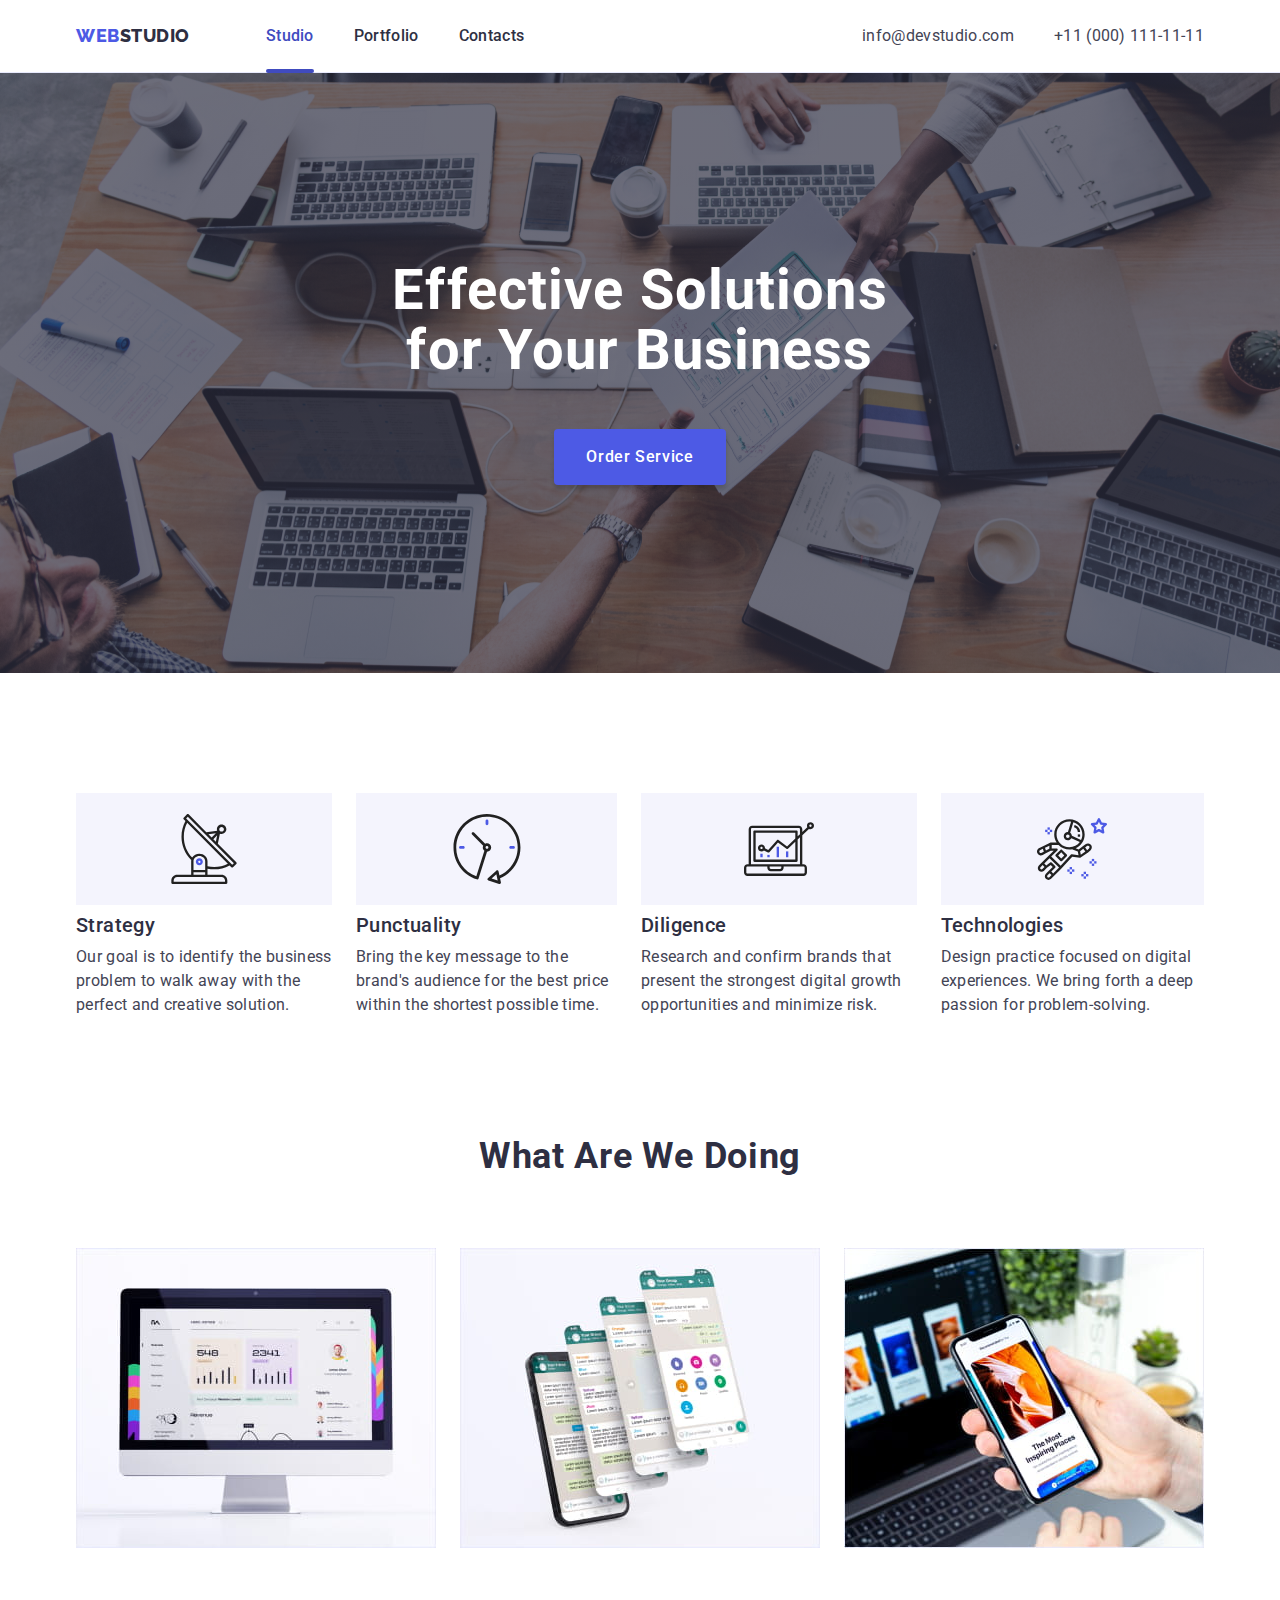
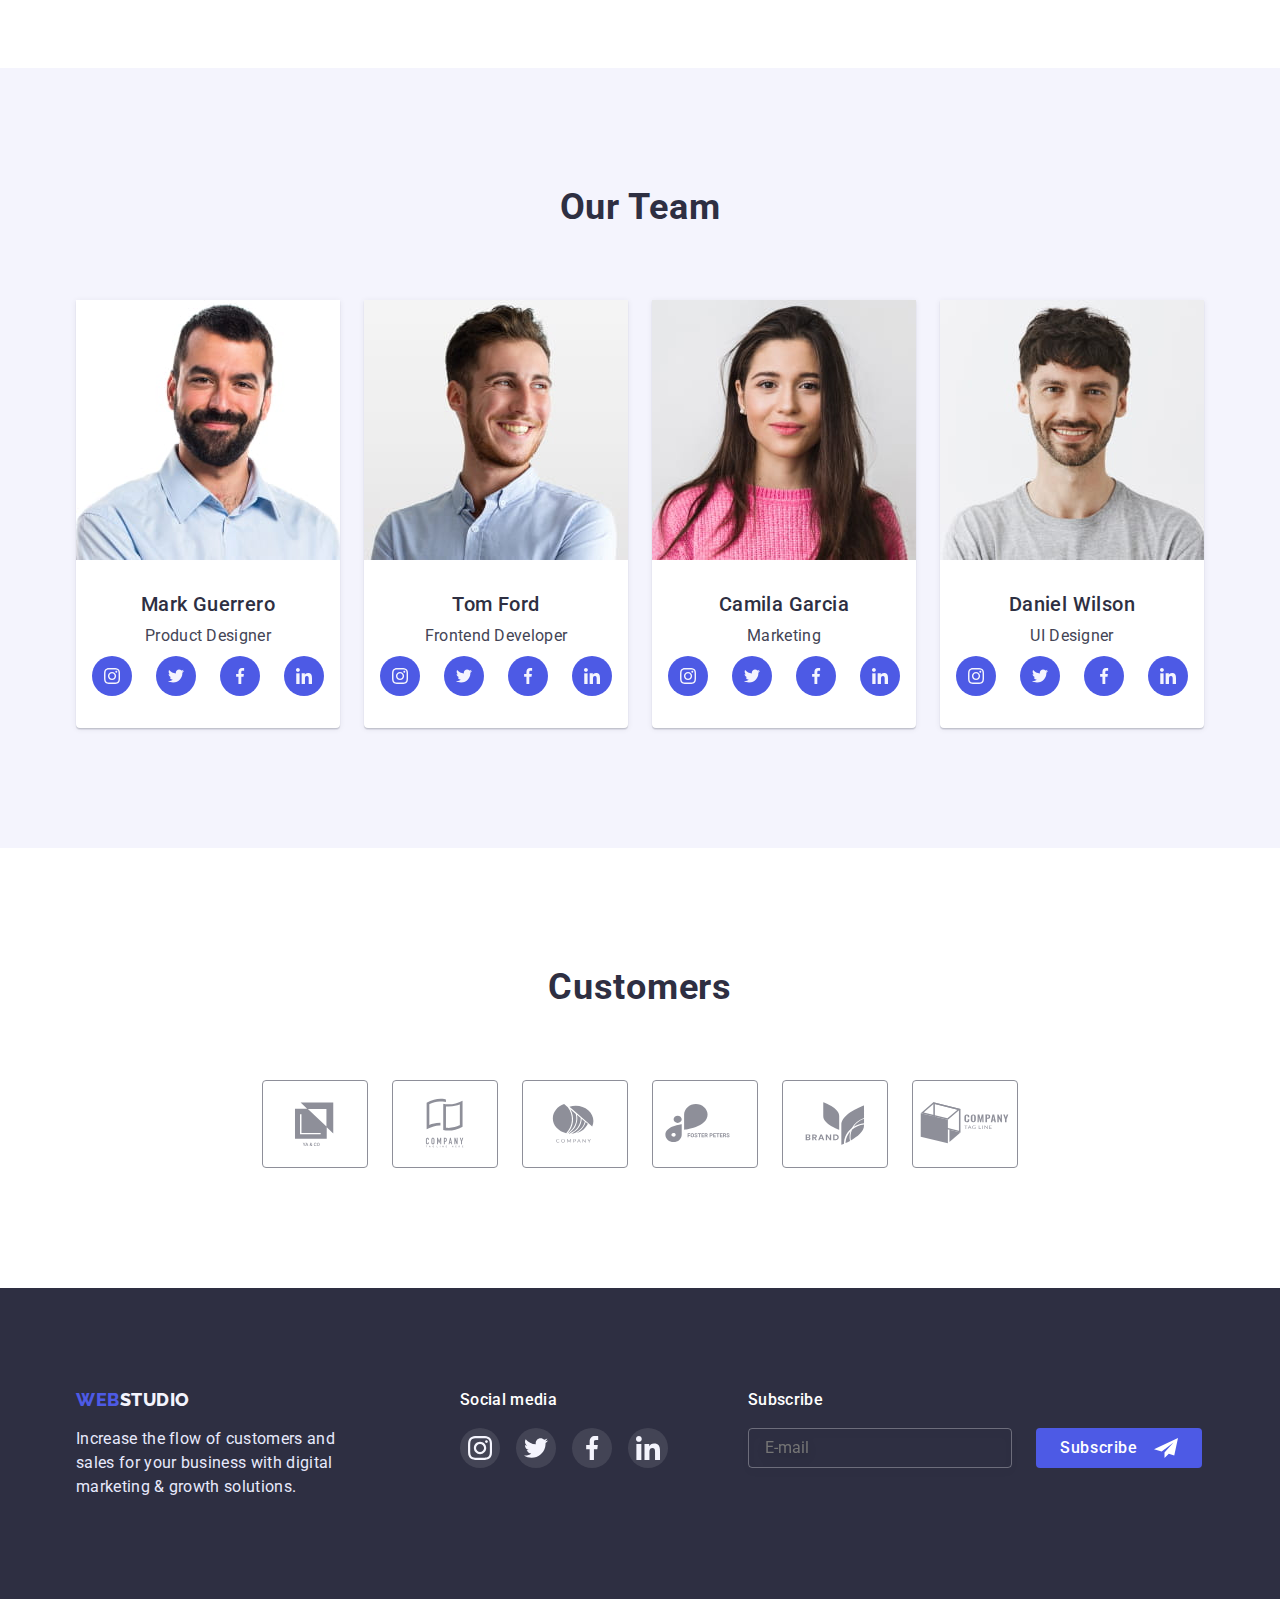
<file: index.html>
<!DOCTYPE html>
<html lang="en">
<head>
    <meta charset="UTF-8">
    <meta http-equiv="X-UA-Compatible" content="IE=edge">
    <meta name="viewport" content="width=device-width, initial-scale=1.0">
    <title>Studio</title>
    <link rel="preconnect" href="https://fonts.googleapis.com">
    <link rel="preconnect" href="https://fonts.gstatic.com" crossorigin>
    <link href="https://fonts.googleapis.com/css2?family=Raleway:wght@800&family=Roboto:wght@400;500;700;900&display=swap" rel="stylesheet">
    <link rel="stylesheet" href="css/modern-normalize.css">    
    <link rel="stylesheet" href="css/styles.css">
</head>
<body>
    
<!-- HEADER -->

<header class="top-line">
    
    <div class="top-general container">

        <nav class="top-navigation">

<!--header-logo-->

            <a href="./index.html" class="logo"><span class="logo-clr-2">Web</span>Studio</a>

<!--header-navigation-->

            <ul class="top-navigation-list">

                <li class="top-navigation-items">
                    <a href="index.html" class="navigation-styles active">Studio</a>
                </li>

                <li class="top-navigation-items">
                    <a href="portfolio.html" class="navigation-styles">Portfolio</a>
                </li>

                <li class="top-navigation-items">
                    <a href="" class="navigation-styles">Contacts</a>
                </li>

            </ul>

        </nav>

<!--header-contacts-->

        <address class="top-contacts">

            <ul class="top-contacts-list">

                <li class="top-contacts-items">
                    <a href="mailto:info@devstudio.com" class="top-contacts-link">info@devstudio.com</a>
                </li>

                <li class="top-contacts-items">
                    <a href="tel:+110001111111" class="top-contacts-link">+11 (000) 111-11-11</a>
                </li>

            </ul>

        </address>
        
    </div>

</header>

<!-- MAIN -->

<main>

<!-- SEC 1 -->

<section class="hero-back">

        <div class="hero-box container">

<!--section-1-heading-->

            <h1 class="hero-title">Effective Solutions
                for Your Business</h1>

<!--section-1-button-->

            <button data-modal-open type="button" class="hero-button">Order Service</button>

<!--section-1-modal-->

            <div data-modal class="is-hidden backdrop ">

                <div class="modal ">

                    <button data-modal-close class="close">

                        <svg width="8" height="8" >
                            <use href="./images/icons.svg#icon-close"></use>
                        </svg>

                    </button>

<!-- form -->

                        <h3 class="modal-title">
                            Leave your contacts and we will call you back
                        </h3>

                    <form autocomplete="on">

<!-- 1 -->

                            <label class="styles-labels" for="name">Name</label>

                        <div class="labels-block">

                            <input class="block-input" type="text" name="user-name" id="name" placeholder=" ">

                            <svg class="modal-icons" width="18" height="18" >
                                <use href="./images/icons.svg#icon-person"></use>
                            </svg>
        
                        </div>

<!-- 2 -->

                            <label class="styles-labels" for="tel">Phone</label>

                        <div class="labels-block">
                            <input class="block-input" type="tel" name="phone" id="tel" placeholder=" ">
                            
                            <svg class="modal-icons" width="18" height="24" >
                                <use href="./images/icons.svg#icon-phone"></use>
                            </svg>
                        
                        </div>

<!-- 3 -->

                            <label class="styles-labels" for="mail">Email</label>

                        <div class="labels-block">
                            <input class="block-input" type="email" name="email" id="mail" placeholder=" ">
                        
                            <svg class="modal-icons" width="18" height="24" >
                                <use href="./images/icons.svg#icon-email"></use>
                            </svg>
                        
                        </div>

<!-- comment -->

                            <label class="styles-labels" for="comment">Comment</label>
                        
                        <div class="comment-pozition">

                            <textarea class="comment-block" name="comment" id="comment" placeholder="Text input"></textarea>
                        </div>

<!-- checkbox -->

                        <div class="checkbox-pozition">

                            <label class="chekbox-content">

                                <input class="checkbox" type="checkbox" name="privacy-policy">
                                
                                <svg class="icon-accept" width="16" height="16">
                                    <use href="./images/icons.svg#icon-click"></use>
                                </svg>

                                I accept the terms and conditions of the<a class="link-checkbox" href="">Privacy Policy</a>
                            
                            </label>
                        
                        </div>

                        <button class="modal-send" type="submit">Send</button>

                    </form>

                </div>   

            </div>

        </div>

</section>

<!-- SEC 2 -->

<section class="section">

    <div class="container">

        <h2 class="visually-hidden">features</h2>

            <ul class="benefits-list">
    
                <li class="benefits-items">

                    <div class="benefits-icon">
                        <svg width="70" height="70">
                            <use href="./images/icons.svg#icon-antenna"></use>
                        </svg>
                    </div>

                    <h3 class="benefits-title">Strategy</h3>
    
                    <p class="benefits-text">
                        Our goal is to identify the business
                        problem to walk away with the
                        perfect and creative solution. 
                    </p>

                </li>
    
                <li class="benefits-items">

                    <div class="benefits-icon">
                        <svg width="70" height="70">
                            <use href="./images/icons.svg#icon-clock"></use>
                        </svg>
                    </div>

                    <h3 class="benefits-title">Punctuality</h3>
    
                    <p class="benefits-text">
                        Bring the key message to the
                        brand's audience for the best price
                        within the shortest possible time.
                    </p>
                </li>
    
                <li class="benefits-items">

                    <div class="benefits-icon">
                        <svg width="70" height="70">
                            <use href="./images/icons.svg#icon-diagram"></use>
                        </svg>
                    </div>

                    <h3 class="benefits-title">Diligence</h3>
    
                    <p class="benefits-text">Research and confirm brands that
                        present the strongest digital growth
                        opportunities and minimize risk.
                    </p>

                </li>
    
                <li class="benefits-items">

                    <div class="benefits-icon">
                        <svg width="70" height="70">
                            <use href="./images/icons.svg#icon-astronaut"></use>
                        </svg>
                    </div>

                    <h3 class="benefits-title">Technologies</h3>
    
                    <p class="benefits-text">Design practice focused on digital
                        experiences. We bring forth a deep
                        passion for problem-solving.
                        </p>
                </li>
    
            </ul>

    </div>

</section>

<!-- SEC 3 -->

<section class="section services">
        
    <div class="container">
        
        <h2 class="services-title">What are we doing</h2>
    
            <ul class="services-list">
    
                <li class="services-items">
                    <img src="./images/Studio/pc.jpg" alt="pc" width="360" height="300">
                </li>
    
                <li class="services-items">
                    <img src="./images/Studio/smartphone1.jpg" alt="smartphone" width="360" height="300">
                </li>
    
                <li class="services-items">
                    <img src="./images/Studio/smartphone2.jpg" alt="smartphone" width="360" height="300">
                </li>
    
            </ul>
        
    </div>

</section>

<!-- SEC 4 -->

<section class="section team-back">

    <div class="container">
        
        <h2 class="team-title">Our Team</h2>
    
            <ul class="team-list">
    
                <li class="team-cards">

                    <img class="team-photo" src="./images/Studio/Mark.jpg" alt="Mark" width="264" height="260">
    
                            <h3 class="team-name">Mark Guerrero</h3>
                            <p class="team-specialization">Product Designer</p>

                        <ul class="staff-socials">

                            <li class="icon-pozition">
                                <a href="" class="frame-social">

                                    <svg class="staff-icons" width="16" height="16">
                                        <use href="./images/icons.svg#icon-instagram"></use>
                                    </svg>

                                </a>
                            </li>

                            <li class="icon-pozition">
                                <a href="" class="frame-social">

                                    <svg class="staff-icons" width="16" height="16">
                                        <use href="./images/icons.svg#icon-twitter"></use>
                                    </svg>

                                </a>
                            </li>

                            <li class="icon-pozition">
                                <a href="" class="frame-social">

                                    <svg class="staff-icons" width="16" height="16">
                                        <use href="./images/icons.svg#icon-facebook"></use>
                                    </svg>

                                </a>
                            </li>

                            <li class="icon-pozition">
                                <a href="" class="frame-social">

                                    <svg class="staff-icons" width="16" height="16">
                                        <use href="./images/icons.svg#icon-linkedin"></use>
                                    </svg>

                                </a>
                            </li>

                        </ul>
    
                </li>
    
                <li class="team-cards">

                    <img class="team-photo" src="./images/Studio/Tom.jpg" alt="Tom" width="264" height="260">
    
                            <h3 class="team-name">Tom Ford</h3>
                            <p class="team-specialization">Frontend Developer</p>

                        <ul class="staff-socials">

                            <li class="icon-pozition">
                                <a href="" class="frame-social">

                                    <svg class="staff-icons" width="16" height="16">
                                        <use href="./images/icons.svg#icon-instagram"></use>
                                    </svg>

                                </a>
                            </li>

                            <li class="icon-pozition">
                                <a href="" class="frame-social">

                                    <svg class="staff-icons" width="16" height="16">
                                        <use href="./images/icons.svg#icon-twitter"></use>
                                    </svg>

                                </a>
                            </li>

                            <li class="icon-pozition">
                                <a href="" class="frame-social">

                                    <svg class="staff-icons" width="16" height="16">
                                        <use href="./images/icons.svg#icon-facebook"></use>
                                    </svg>
                                    
                                </a>    
                            </li>

                            <li class="icon-pozition">
                                <a href="" class="frame-social">

                                    <svg class="staff-icons" width="16" height="16">
                                        <use href="./images/icons.svg#icon-linkedin"></use>
                                    </svg>

                                </a>
                            </li>

                        </ul>
    
                </li>
    
                <li class="team-cards">

                    <img class="team-photo" src="./images/Studio/Camila.jpg" alt="Camila" width="264" height="260">
    
                            <h3 class="team-name">Camila Garcia</h3>
                            <p class="team-specialization">Marketing</p>

                        <ul class="staff-socials">

                            <li class="icon-pozition">
                                <a href="" class="frame-social">

                                    <svg class="staff-icons" width="16" height="16">
                                        <use href="./images/icons.svg#icon-instagram"></use>
                                    </svg>
                                    
                                </a>
                            </li>

                            <li class="icon-pozition">
                                <a href="" class="frame-social">

                                    <svg class="staff-icons" width="16" height="16">
                                        <use href="./images/icons.svg#icon-twitter"></use>
                                    </svg>

                                </a>
                            </li>

                            <li class="icon-pozition">
                                <a href="" class="frame-social">

                                    <svg class="staff-icons" width="16" height="16">
                                        <use href="./images/icons.svg#icon-facebook"></use>
                                    </svg>

                                </a>
                            </li>

                            <li class="icon-pozition">
                                <a href="" class="frame-social">

                                    <svg class="staff-icons" width="16" height="16">
                                        <use href="./images/icons.svg#icon-linkedin"></use>
                                    </svg>

                                </a>
                            </li>

                        </ul>
    
                </li>
    
                <li class="team-cards">

                    <img class="team-photo" src="./images/Studio/Daniel.jpg" alt="Daniel" width="264" height="260">
    
                            <h3 class="team-name">Daniel Wilson</h3>
                            <p class="team-specialization">UI Designer</p>

                        <ul class="staff-socials">

                            <li class="icon-pozition">
                                <a href="" class="frame-social">

                                    <svg class="staff-icons" width="16" height="16">
                                        <use href="./images/icons.svg#icon-instagram"></use>
                                    </svg>

                                </a>
                            </li>

                            <li class="icon-pozition">
                                <a href="" class="frame-social">
                                    
                                    <svg class="staff-icons" width="16" height="16">
                                        <use href="./images/icons.svg#icon-twitter"></use>
                                    </svg>

                                </a>
                            </li>

                            <li class="icon-pozition">
                                <a href="" class="frame-social">

                                    <svg class="staff-icons" width="16" height="16">
                                        <use href="./images/icons.svg#icon-facebook"></use>
                                    </svg>

                                </a>
                            </li>

                            <li class="icon-pozition">
                                <a href="" class="frame-social">

                                    <svg class="staff-icons" width="16" height="16">
                                        <use href="./images/icons.svg#icon-linkedin"></use>
                                    </svg>

                                </a>
                            </li>

                        </ul>
                </li>
            
            </ul>


    </div>

</section>

<!-- SEC 5 -->
<section class="section">

    <div class="container">

        <h2 class="clients-title">Customers</h2>

        <ul class="clients-list">

            <li class="clients-items">
                <a href="" class="clients-link">
                    <svg class="clients-icons" width="104" height="56">
                        <use href="./images/icons.svg#icon-Logo"></use>
                    </svg>
                </a>
            </li>

            <li class="clients-items">
                <a href="" class="clients-link">
                    <svg class="clients-icons" width="104" height="56">
                        <use href="./images/icons.svg#icon-Logo-1"></use>
                    </svg>
                </a>
            </li>

            <li class="clients-items">
                <a href="" class="clients-link">
                    <svg class="clients-icons" width="104" height="56">
                        <use href="./images/icons.svg#icon-Logo-2"></use>
                    </svg>
                </a>
            </li>

            <li class="clients-items">
                <a href="" class="clients-link">
                    <svg class="clients-icons" width="104" height="56">
                        <use href="./images/icons.svg#icon-Logo-3"></use>
                    </svg>
                </a>
            </li>

            <li class="clients-items">
                <a href="" class="clients-link">
                    <svg class="clients-icons" width="104" height="56">
                        <use href="./images/icons.svg#icon-Logo-4"></use>
                    </svg>
                </a>    
            </li>

            <li class="clients-items">
                <a href="" class="clients-link">
                    <svg class="clients-icons" width="104" height="56">
                        <use href="./images/icons.svg#icon-Logo-5"></use>
                    </svg>
                </a>
            </li>
            
        </ul>

    </div>

</section>

</main>

<!-- FOOTER -->


















<footer class="footer-page">

    <div class="foot-back container">

        <div>

<!--footer-logo-->
            
            <a href="./index.html" class="logo-foot"><span class="logo-clr-2">Web</span>Studio</a>
            
<!--footer-text-->

            <p class="foot-text">Increase the flow of customers and sales for your business with digital marketing & growth solutions.</p>
        
        </div>

<!--footer-icons-->

        <div class="foot-media-pozition">

            <h3 class="foot-social-title">Social media</h3>
    
            <ul class="foot-socials">
                <li class="foot-pozition">
                    <a href="" class="foot-link">

                        <svg class="foot-icons" width="24" height="24">
                            <use href="./images/icons.svg#icon-instagram"></use>
                        </svg>

                    </a>
                </li>
    
                <li class="foot-pozition">
                    <a href="" class="foot-link">

                        <svg class="foot-icons" width="24" height="24">
                            <use href="./images/icons.svg#icon-twitter"></use>
                        </svg>

                    </a>
                </li>

                <li class="foot-pozition">
                    <a href="" class="foot-link">

                        <svg class="foot-icons" width="24" height="24">
                            <use href="./images/icons.svg#icon-facebook"></use>
                        </svg>

                    </a>
                </li>

                <li class="foot-pozition">
                    <a href="" class="foot-link">

                        <svg class="foot-icons" width="24" height="24">
                            <use href="./images/icons.svg#icon-linkedin"></use>
                        </svg>

                    </a>
                </li>

            </ul>
        </div>

        <div class="subscribe-position" >

            <h3 class="subscribe-title">Subscribe</h3>

            <form class="foot-form">

                        <input class="foot-input-email" type="email" placeholder="E-mail">

                <button class="button-subscribe" type="submit">Subscribe
    
                    <svg class="airplane-position" width="24" height="24">
                        <use href="./images/icons.svg#icon-airplane"></use>
                    </svg>
        
                </button>

            </form>

        </div>

    </div>

</footer>

<script src="./js/modal.js"></script>

</body>
</html>
</file>
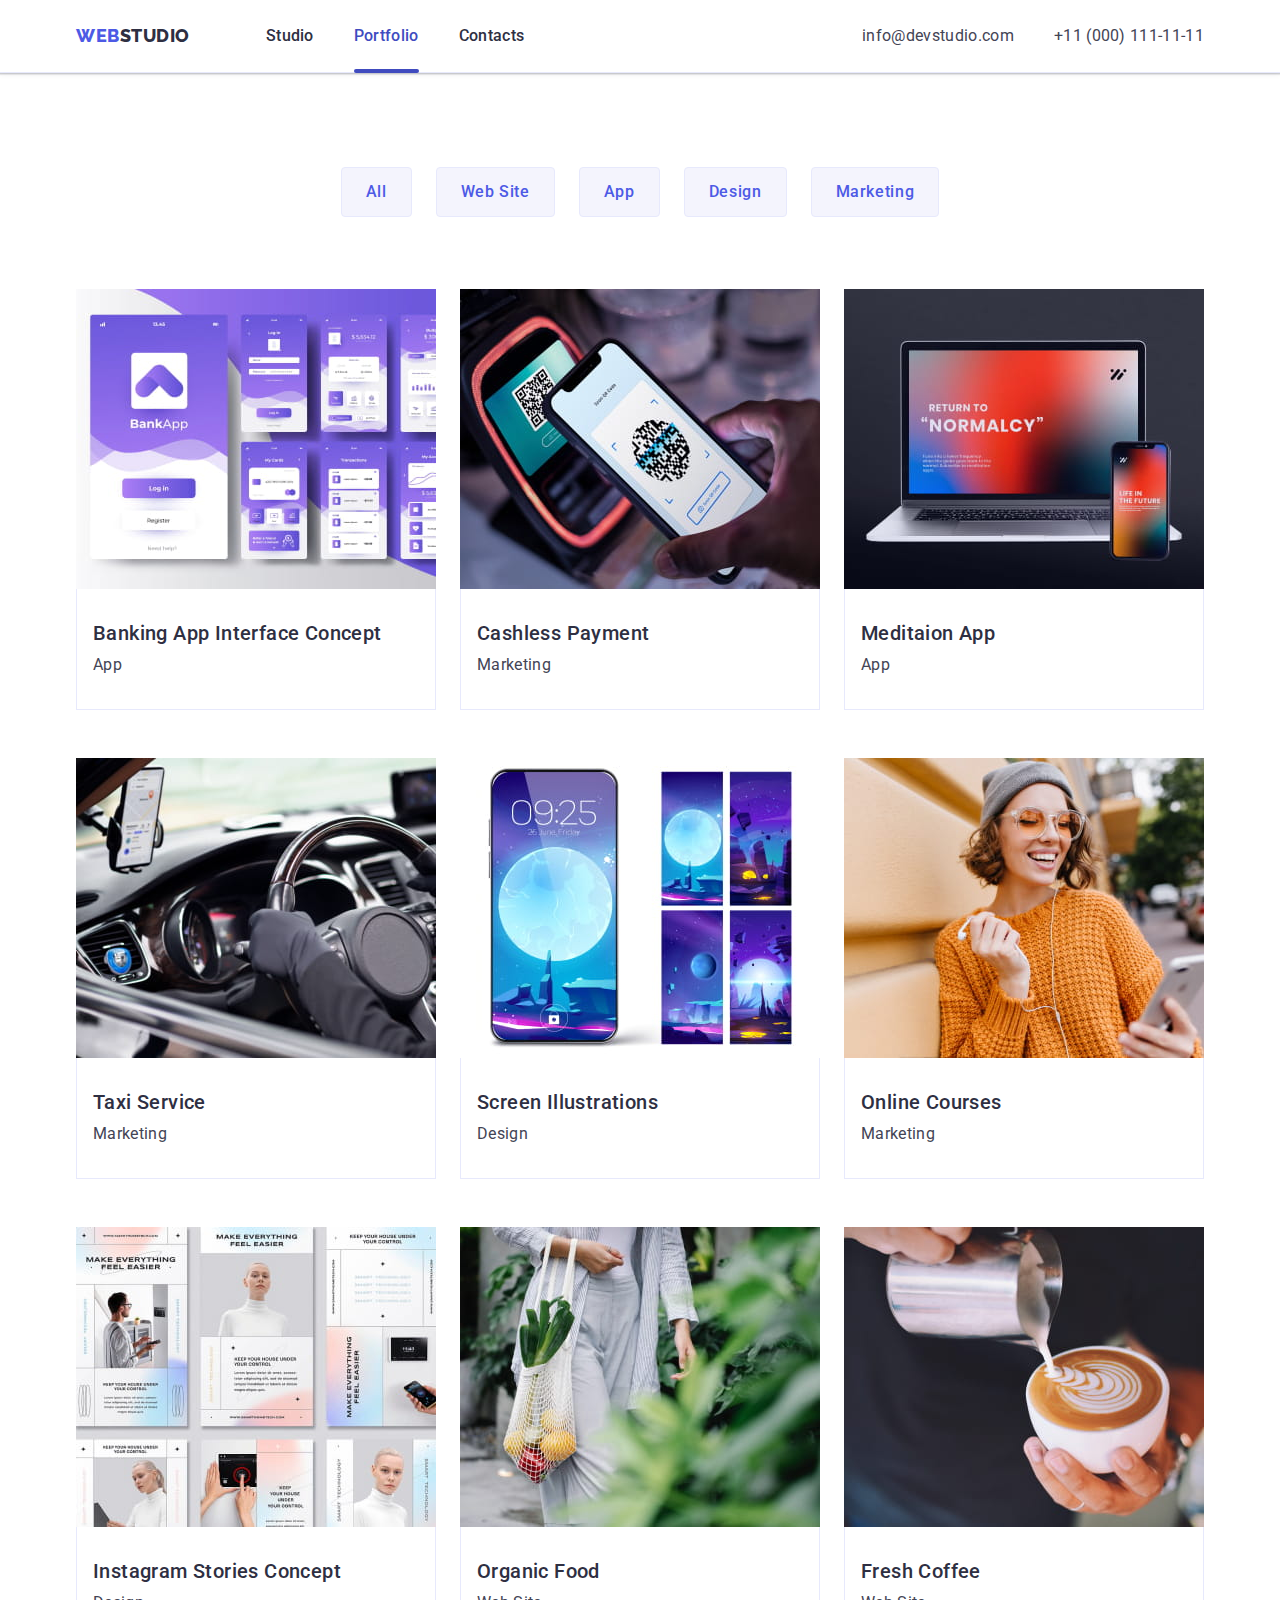
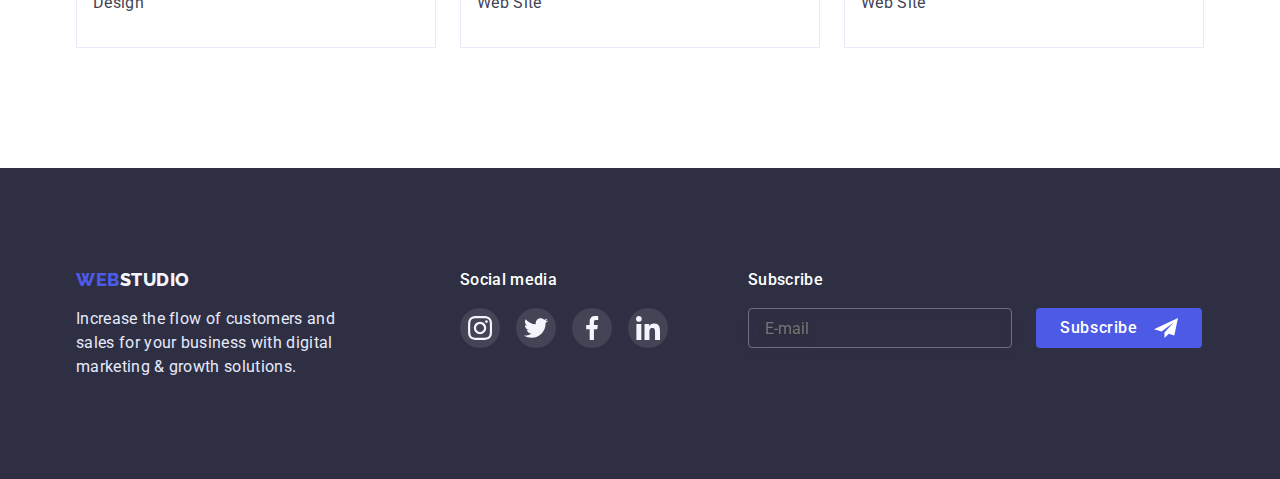
<file: portfolio.html>
<!DOCTYPE html>
<html lang="en">
<head>
    <meta charset="UTF-8">
    <meta http-equiv="X-UA-Compatible" content="IE=edge">
    <meta name="viewport" content="width=device-width, initial-scale=1.0">
    <title>Portfolio</title>
    <link rel="preconnect" href="https://fonts.googleapis.com">
    <link rel="preconnect" href="https://fonts.gstatic.com" crossorigin>
    <link href="https://fonts.googleapis.com/css2?family=Raleway:wght@800&family=Roboto:wght@400;500;700;900&display=swap" rel="stylesheet">
    <link rel="stylesheet" href="css/modern-normalize.css">
    <link rel="stylesheet" href="css/styles.css">
</head>
<body>
    
<!-- HEADER -->

<header class="top-line">
    
    <div class="top-general container">

        <nav class="top-navigation">

<!--header-logo-->

            <a href="./index.html" class="logo"><span class="logo-clr-2">Web</span>Studio</a>

<!--header-navigation-->

            <ul class="top-navigation-list">

                <li class="top-navigation-items">
                    <a href="index.html" class="navigation-styles">Studio</a>
                </li>

                <li class="top-navigation-items">
                    <a href="portfolio.html" class="navigation-styles active">Portfolio</a>
                </li>

                <li class="top-navigation-items">
                    <a href="" class="navigation-styles">Contacts</a>
                </li>

            </ul>

        </nav>

<!--header-contacts-->

        <address class="top-contacts">

            <ul class="top-contacts-list">

                <li class="top-contacts-items">
                    <a href="mailto:info@devstudio.com" class="top-contacts-link">info@devstudio.com</a>
                </li>

                <li class="top-contacts-items">
                    <a href="tel:+110001111111" class="top-contacts-link">+11 (000) 111-11-11</a>
                </li>

            </ul>

        </address>
        
    </div>

</header>

<!-- MAIN -->

<main>
    
<!-- SEC 1 -->

<section class="section scroll-up">

    <div class="container">

        <h1 class="visually-hidden">Portfolio</h1>
 
<!--portfolio-buttons-->

            <ul class="scroll-portfolio-list">
    
                <li class="scroll-items">
                    <button type="button" class="button-portfolio">All</button>
                </li>
                <li class="scroll-items">
                    <button type="button" class="button-portfolio">Web Site</button>
                </li>
                <li class="scroll-items">
                    <button type="button" class="button-portfolio">App</button>
                </li>
                <li class="scroll-items">
                    <button type="button" class="button-portfolio">Design</button>
                </li>
                <li class="scroll-items">
                    <button type="button" class="button-portfolio">Marketing</button>
                </li>
    
            </ul>
    
<!-- SEC 1.2 -->
    
        <ul class="portfolio-list">
 
            <li class="card-items">

                <a href="" class="card-link-style"> 

                    <div class="sliding">

                        <div class="brand-pic">

                            <img class="" src="./images/Portfolio/project-card-1.jpg" alt="Banking App Interface Concept" width="360" height="300">
                        
                        <div class="text-back-card">

                            <p class="text-sliding">14 Stylish and User-Friendly App Design Concepts · Task Manager App · Calorie Tracker App · Exotic Fruit Ecommerce App · Cloud Storage App</p>
                        
                        </div>

                        </div>

                    </div>

                    <div class="card-frame">

                        <h3 class="brand-name">Banking App Interface Concept</h3>
                        <p class="brand-type">App</p>

                    </div>

                </a>

            </li>
    




            <li class="card-items">
                <a href="" class="card-link-style"> 
    
                        <div class="sliding">
                            <div class="brand-pic">
                                <img class="" src="./images/Portfolio/project-card-2.jpg" alt="Banking App Interface Concept" width="360" height="300">
                            
                            <div class="text-back-card">
                                <p class="text-sliding">14 Stylish and User-Friendly App Design Concepts · Task Manager App · Calorie Tracker App · Exotic Fruit Ecommerce App · Cloud Storage App</p>
                            </div>
    
                            </div>
                        </div>
    
                    <div class="card-frame">
                        <h3 class="brand-name">Cashless Payment</h3>
                        <p class="brand-type">Marketing</p>
                    </div>
                </a>

            </li>
    
            <li class="card-items">
                <a href="" class="card-link-style"> 
    
                        <div class="sliding">
                            <div class="brand-pic">
                                <img class="" src="./images/Portfolio/project-card-3.jpg" alt="Banking App Interface Concept" width="360" height="300">
                            
                            <div class="text-back-card">
                                <p class="text-sliding">14 Stylish and User-Friendly App Design Concepts · Task Manager App · Calorie Tracker App · Exotic Fruit Ecommerce App · Cloud Storage App</p>
                            </div>
    
                            </div>
                        </div>
    
                    <div class="card-frame">
                        <h3 class="brand-name">Meditaion App</h3>
                        <p class="brand-type">App</p>
                    </div>
                </a>

            </li>
    
            <li class="card-items">
                <a href="" class="card-link-style"> 
    
                        <div class="sliding">
                            <div class="brand-pic">
                                <img class="" src="./images/Portfolio/project-card-4.jpg" alt="Banking App Interface Concept" width="360" height="300">
                            
                            <div class="text-back-card">
                                <p class="text-sliding">14 Stylish and User-Friendly App Design Concepts · Task Manager App · Calorie Tracker App · Exotic Fruit Ecommerce App · Cloud Storage App</p>
                            </div>
    
                            </div>
                        </div>
    
                    <div class="card-frame">
                        <h3 class="brand-name">Taxi Service</h3>
                        <p class="brand-type">Marketing</p>
                    </div>
                </a>

            </li>
    
            <li class="card-items">
                <a href="" class="card-link-style"> 
    
                        <div class="sliding">
                            <div class="brand-pic">
                                <img class="" src="./images/Portfolio/project-card-5.jpg" alt="Banking App Interface Concept" width="360" height="300">
                            
                            <div class="text-back-card">
                                <p class="text-sliding">14 Stylish and User-Friendly App Design Concepts · Task Manager App · Calorie Tracker App · Exotic Fruit Ecommerce App · Cloud Storage App</p>
                            </div>
    
                            </div>
                        </div>
    
                    <div class="card-frame">
                        <h3 class="brand-name">Screen Illustrations</h3>
                        <p class="brand-type">Design</p>
                    </div>
                </a>

            </li>
    
            <li class="card-items">
                <a href="" class="card-link-style"> 
    
                        <div class="sliding">
                            <div class="brand-pic">
                                <img class="" src="./images/Portfolio/project-card-6.jpg" alt="Banking App Interface Concept" width="360" height="300">
                            
                            <div class="text-back-card">
                                <p class="text-sliding">14 Stylish and User-Friendly App Design Concepts · Task Manager App · Calorie Tracker App · Exotic Fruit Ecommerce App · Cloud Storage App</p>
                            </div>
    
                            </div>
                        </div>
    
                    <div class="card-frame">
                        <h3 class="brand-name">Online Courses</h3>
                        <p class="brand-type">Marketing</p>
                    </div>
                </a>

            </li>
            
            <li class="card-items">
                <a href="" class="card-link-style"> 
    
                        <div class="sliding">
                            <div class="brand-pic">
                                <img class="" src="./images/Portfolio/project-card-7.jpg" alt="Banking App Interface Concept" width="360" height="300">
                            
                            <div class="text-back-card">
                                <p class="text-sliding">14 Stylish and User-Friendly App Design Concepts · Task Manager App · Calorie Tracker App · Exotic Fruit Ecommerce App · Cloud Storage App</p>
                            </div>
    
                            </div>
                        </div>
    
                    <div class="card-frame">
                        <h3 class="brand-name">Instagram Stories Concept</h3>
                        <p class="brand-type">Design</p>
                    </div>
                </a>

            </li>
            
            <li class="card-items">
                <a href="" class="card-link-style"> 
    
                        <div class="sliding">
                            <div class="brand-pic">
                                <img class="" src="./images/Portfolio/project-card-8.jpg" alt="Banking App Interface Concept" width="360" height="300">
                            
                            <div class="text-back-card">
                                <p class="text-sliding">14 Stylish and User-Friendly App Design Concepts · Task Manager App · Calorie Tracker App · Exotic Fruit Ecommerce App · Cloud Storage App</p>
                            </div>
    
                            </div>
                        </div>
    
                    <div class="card-frame">
                        <h3 class="brand-name">Organic Food</h3>
                        <p class="brand-type">Web Site</p>
                    </div>
                </a>

            </li>
    
            <li class="card-items">
                <a href="" class="card-link-style"> 
    
                        <div class="sliding">
                            <div class="brand-pic">
                                <img class="" src="./images/Portfolio/project-card-9.jpg" alt="Banking App Interface Concept" width="360" height="300">
                            
                            <div class="text-back-card">
                                <p class="text-sliding">14 Stylish and User-Friendly App Design Concepts · Task Manager App · Calorie Tracker App · Exotic Fruit Ecommerce App · Cloud Storage App</p>
                            </div>
    
                            </div>
                        </div>
    
                    <div class="card-frame">
                        <h3 class="brand-name">Fresh Coffee</h3>
                        <p class="brand-type">Web Site</p>
                    </div>
                </a>

            </li>
    
        </ul>

    </div>

</section>

</main>

<!-- FOOTER -->


<footer class="footer-page">

    <div class="foot-back container">

        <div>

<!--footer-logo-->
            
            <a href="./index.html" class="logo-foot"><span class="logo-clr-2">Web</span>Studio</a>
            
<!--footer-text-->

            <p class="foot-text">Increase the flow of customers and sales for your business with digital marketing & growth solutions.</p>
        
        </div>

<!--footer-icons-->

        <div class="foot-media-pozition">

            <h3 class="foot-social-title">Social media</h3>
    
            <ul class="foot-socials">
                <li class="foot-pozition">
                    <a href="" class="foot-link">

                        <svg class="foot-icons" width="24" height="24">
                            <use href="./images/icons.svg#icon-instagram"></use>
                        </svg>

                    </a>
                </li>
    
                <li class="foot-pozition">
                    <a href="" class="foot-link">

                        <svg class="foot-icons" width="24" height="24">
                            <use href="./images/icons.svg#icon-twitter"></use>
                        </svg>

                    </a>
                </li>

                <li class="foot-pozition">
                    <a href="" class="foot-link">

                        <svg class="foot-icons" width="24" height="24">
                            <use href="./images/icons.svg#icon-facebook"></use>
                        </svg>

                    </a>
                </li>

                <li class="foot-pozition">
                    <a href="" class="foot-link">

                        <svg class="foot-icons" width="24" height="24">
                            <use href="./images/icons.svg#icon-linkedin"></use>
                        </svg>

                    </a>
                </li>

            </ul>
        </div>

        <div class="subscribe-position" >

            <h3 class="subscribe-title">Subscribe</h3>

            <form class="foot-form">

                        <input class="foot-input-email" type="email" placeholder="E-mail">

                <button class="button-subscribe" type="submit">Subscribe
    
                    <svg class="airplane-position" width="24" height="24">
                        <use href="./images/icons.svg#icon-airplane"></use>
                    </svg>
        
                </button>

            </form>

        </div>

    </div>

</footer>

<script src="./js/modal.js"></script>

</body>
</html>
</file>
<file: css/styles.css>
/* GLOBAL-1 */
h1, h2, h3, h4, h5, h6, ul, p{ 
margin: 0;
padding: 0;
}

img{
display: block;
}

body{
font-family: 'Roboto', sans-serif;
background-color: var(--color-9);
color: var(--color-3);
}

.container{
max-width: 1158px;
margin: auto;
padding: 0 15px;
}

.section{
padding-top: 120px;
padding-bottom: 120px;
}

:root {
    --color-1: #4D5AE5 ;
    --color-2: #404BBF;
    --color-3: #2E2F42;
    --color-4: #31D0AA;
    --color-5: #434455 ;
    --color-6: #8E8F99 ;
    --color-7: #E7E9FC ;
    --color-8: #F4F4FD ;
    --color-9: #FFFFFF;
    --color-10: #AFB1B8;
    --color-11: #FCFCFC; 
    --color-12: #757575;
    --color-13: #8E8F99;
}

.visually-hidden {
position: absolute;
white-space: nowrap;
width: 1px;
height: 1px;
overflow: hidden;
border: 0;
clip: rect(0 0 0 0);
clip-path: inset(50%);
margin: -1px;
} 

/* --HEADER-- */

.top-line{
border-bottom: 1px solid var(--color-7);
box-shadow: 0px 2px 1px rgba(46, 47, 66, 0.08), 0px 1px 1px rgba(46, 47, 66, 0.16), 0px 1px 6px rgba(46, 47, 66, 0.08);
}

.top-general{
display: flex;
margin: auto;
}

.top-navigation{
display: flex;
}

.logo{
font-family: 'Raleway', sans-serif;
font-weight: 800;
font-size: 18px;
line-height: 1.3;
letter-spacing: 0.03em;
text-transform: uppercase;
color: var(--color-3);
text-decoration: none;
padding: 24px 0px;
}

.logo-clr-2{
color: var(--color-1);
}

.top-navigation-list{
display: flex;
list-style-type: none;
gap: 40px;
margin-left: 76px;
}

.top-navigation-items{
position:relative;
}

.navigation-styles{
font-weight: 500;
font-size: 16px;
line-height: 1.5;
letter-spacing: 0.02em;
text-decoration: none; 
color: var(--color-3);
display: block;
padding: 24px 0px;
transition-property: color;
transition-duration: 250ms;
transition-timing-function: cubic-bezier(0.4, 0, 0.2, 1);
}

.navigation-styles:hover, .navigation-styles:focus{
color: var(--color-2);
}

.top-contacts{
margin-left: auto;
}

.top-contacts-list{
display: flex;
list-style-type: none;
gap: 40px;
}

.top-contacts-items{

}

.top-contacts-link{
font-style: normal;
font-size: 16px;
line-height: 1.5;
letter-spacing: 0.02em;
color: var(--color-5);
text-decoration: none; 
display: block;
padding: 24px 0px;
transition-property: color;
transition-duration: 250ms;
transition-timing-function: cubic-bezier(0.4, 0, 0.2, 1);
}

.top-contacts-link:hover, .top-contacts-link:focus{
color: var(--color-2);

}

/* ---MAIN-INDEX--- */

/* -SEC-1-HERO- */


.hero-back{
margin: 0 auto;
max-width: 1440px;   
background: var(--color-3);
padding-bottom: 188px;
padding-top: 188px;
text-align: center;
background-image: linear-gradient(to right,rgba(46, 47, 66, 0.7),rgba(46, 47, 66, 0.7)), url(../images/Studio/hero-image.jpg);
}

.hero-box{

}

.hero-title{
font-weight: 700;
font-size: 56px;
line-height: 1.07;
text-align: center;
letter-spacing: 0.02em;
color: var(--color-9);
width: 496px;
margin: auto;
}

.hero-button{
font-family: 'Roboto', sans-serif;
padding: 16px 32px;
background: var(--color-1);
box-shadow: 0px 4px 4px rgba(0, 0, 0, 0.15);
border-radius: 4px;
font-weight: 500;
font-size: 16px;
line-height: 1.5;
letter-spacing: 0.04em;
color: var(--color-9);
border: 0px;
cursor: pointer;
margin-top: 48px;
text-align: center;
transition-property: background;
transition-duration: 250ms;
transition-timing-function: cubic-bezier(0.4, 0, 0.2, 1);
}

.hero-button:hover, .hero-button:focus{
background: var(--color-2);
}

.is-hidden{
visibility: hidden;
opacity: 0;
pointer-events: none;
}

.backdrop{ 
position:fixed;
top: 0;
left: 0;
width: 100%;
height: 100%;
background: rgba(46, 47, 66, 0.4);
z-index: 100;
transition-property: visibility, opacity;
transition-duration: 250ms;
transition-timing-function: cubic-bezier(0.4, 0, 0.2, 1);
}

.backdrop.is-hidden .modal{
transform:translate(-50%, -50%);
}

.modal{
transform:translate(-50%, -50%);
width: 408px;
height: 576px;
position: absolute;
top: 50%;
left: 50%;
background-color: var(--color-11);

padding-left: 24px;
padding-right: 24px;
padding-bottom: 24px;
padding-top: 72px;
}

.close{
border: 1px solid rgba(0, 0, 0, 0.1);
width: 24px;
height: 24px;
border-radius: 50%;
cursor: pointer;
background-color: var(--color-7);
display: flex;
justify-content: center;
align-items: center;
position: absolute;
top: 24px;
right: 24px;
transition-property: background, fill;
transition-duration: 250ms;
transition-timing-function: cubic-bezier(0.4, 0, 0.2, 1);
}

.close:hover, .close:focus{
background: var(--color-2);
fill: var(--color-9);
}

/* form */

form{

}

.modal-title{
    
font-weight: 500;
font-size: 16px;
line-height: 1.5;
text-align: center;
letter-spacing: 0.02em;
color: var(--color-3);

margin-bottom: 16px;

}

.labels-block{
margin-bottom: 8px;
display: flex;
flex-direction: column;
position: relative;
}

.styles-labels{
font-size: 12px;
line-height: 1;
letter-spacing: 0.01em;
color: var(--color-13);
margin-bottom: 4px;
display: block;
text-align: start;
}

.block-input{
border: 1px solid rgba(33, 33, 33, 0.2);
border-radius: 4px;
font-size: 12px;
line-height: 1.17;
letter-spacing: 0.04em;
color: var(--color-3);
height: 40px;
padding-left: 38px;

transition-property: border-color;
transition-duration: 250ms;
transition-timing-function: cubic-bezier(0.4, 0, 0.2, 1);
}

.block-input:hover, .block-input:focus{
border-color: var(--color-1);
outline: none;
}

.block-input:hover, .block-input:focus + .modal-icons{
fill: var(--color-1);
}

.modal-icons{
position: absolute;
display: inline-block;
left: 19px;
top: 50%;
transform: translateY(-50%);
fill: var(--color-3);

transition-property: fill;
transition-duration: 250ms;
transition-timing-function: cubic-bezier(0.4, 0, 0.2, 1);
}

.comment-pozition{
display: flex;
flex-direction: column;
position: relative;
}

.comment-block{
height: 120px;
border: 1px solid rgba(33, 33, 33, 0.2);
border-radius: 4px;
font-size: 12px;
line-height: 1.7;
letter-spacing: 0.04em;
color: var(--color-3);
resize: none;
padding-top: 8px;
padding-left: 16px;

transition-property: border-color;
transition-duration: 250ms;
transition-timing-function: cubic-bezier(0.4, 0, 0.2, 1);
}

.comment-block:hover, .comment-block:focus{
border-color: var(--color-1);
outline: none;
}

.checkbox-pozition{
margin-top: 16px;
margin-bottom: 24px;
}

.checkbox{
position: absolute;
width: 1px;
height: 1px;
margin: -1px;
border: 0;
padding: 0;
clip: rect(0 0 0 0);
overflow: hidden;
transition-property: background, fill;
transition-duration: 250ms;
transition-timing-function: cubic-bezier(0.4, 0, 0.2, 1);
}

.checkbox:checked + .icon-accept{
background: var(--color-2);
border-radius: 2px;
fill: var(--color-8);
background-origin: border-box;
padding: 4px 3px;
border: none;

}

.icon-accept{
border: 1.5px solid var(--color-3);
border-radius: 2px;
fill: none;
margin-right: 10px;
transition-property: background, fill;
transition-duration: 250ms;
transition-timing-function: cubic-bezier(0.4, 0, 0.2, 1);
}

.chekbox-content{
font-size: 12px;
line-height: 1.17;
letter-spacing: 0.04em;
color: var(--color-12);
flex: none;
order: 1;
flex-grow: 0;
cursor: pointer;
align-items: center;
display: flex;
}

.link-checkbox{
font-size: 12px;
line-height: 1.3;
letter-spacing: 0.04em;
text-decoration-line: underline;
color: var(--color-1);
flex: none;
order: 2;
flex-grow: 0;
margin-left: 3px;
}

.link-checkbox:hover, .link-checkbox:focus{
color: var(--color-2);
outline: none;
}

.modal-send{
outline: none;
background: var(--color-1);
box-shadow: 0px 4px 4px rgba(0, 0, 0, 0.15);
border-radius: 4px;
font-size: 16px;
line-height: 1.5;
text-align: center;
letter-spacing: 0.04em;
color: var(--color-9);
cursor: pointer;
border: 0;
max-width: 169px;
width: 100%;
padding: 16px 32px;
transition-property: background;
transition-duration: 250ms;
transition-timing-function: cubic-bezier(0.4, 0, 0.2, 1);
}

.modal-send:hover, .modal-send:focus{
background: var(--color-2);
}

.privacy-policy{
font-size: 12px;
line-height: 1.17;
letter-spacing: 0.04em;
color: var(--color-12);

flex: none;
order: 1;
flex-grow: 0;
}





/* -SEC-2-BENEFITS- */

.benefits-list{
display: flex;
list-style-type: none;
gap: 24px;
padding: 0 ;
}

.benefits-items{
flex-basis: calc((100%-72)/ 4)
}

.benefits-icon{
height: 112px;
display: flex;
justify-content: center;
align-items: center;
background: var(--color-8);
}

.benefits-title{
margin-top: 8px;
font-weight: 500;
font-size: 20px;
line-height: 1.2;
letter-spacing: 0.02em;
}

.benefits-text{
font-size: 16px;
line-height: 1.5;
letter-spacing: 0.02em;
color: var(--color-5);
margin-top: 8px;
}

/* -SEC-3-SERVICES */

.services{
padding-top: 0;
}

.services-title{
font-weight: 700;
font-size: 36px;
line-height: 1.1;
text-align: center;
letter-spacing: 0.02em;
text-transform: capitalize;
}

.services-list{
margin: 0;
margin-top: 72px;
display: flex;
justify-content: center;
list-style-type: none;
gap: 24px;
padding: 0;
}

.services-items{

}

/* -SEC-4-TEAM */

.team-back{
background: var(--color-8);
}

.team-title{
font-weight: 700;
font-size: 36px;
line-height: 1.1;
text-align: center;
letter-spacing: 0.02em;
text-transform: capitalize;
}

.team-list{
margin: 0;
display: flex;
justify-content: center;
list-style-type: none;
gap: 24px;
margin-top: 72px;
padding: 0;
}

.team-cards{
background: var(--color-9);
box-shadow: 0px 1px 6px rgba(46, 47, 66, 0.08), 0px 1px 1px rgba(46, 47, 66, 0.16), 0px 2px 1px rgba(46, 47, 66, 0.08);
border-radius: 0px 0px 4px 4px;
padding-bottom: 32px;
margin: 0;
}

.team-photo{

}

.team-name{
font-weight: 500;
font-size: 20px;
line-height: 1.2;
text-align: center;
letter-spacing: 0.02em;
flex: none;
order: 0;
flex-grow: 0;
margin-top: 32px;
margin-bottom: 0px;
}

.team-specialization{
font-size: 16px;
line-height: 1.5;
text-align: center;
letter-spacing: 0.02em;
color: var(--color-5);
margin: 8px 0px;
}

.staff-socials{
display: flex;
gap: 24px;
justify-content: center;
padding: 0;
}

.icon-pozition{
list-style-type: none;
}

.frame-social{
display: flex;
justify-content: center;
align-items: center;
width: 40px;
height: 40px;
border-radius: 50%;
color: var(--color-8);
background: var(--color-1);
transition-property: background;
transition-duration: 250ms;
transition-timing-function: cubic-bezier(0.4, 0, 0.2, 1);
}

.frame-social:hover, .frame-social:focus{
background: var(--color-2);
}

.staff-icons{
fill: currentColor;
}

/* -SEC-5-CLIENTS */

.clients-title{
font-weight: 700;
font-size: 36px;
line-height: 1.1;
text-align: center;
letter-spacing: 0.02em;
text-transform: capitalize;
}

.clients-list{
display: flex;
justify-content: center;
gap: 24px;
margin-top: 72px;
}

.clients-items{
list-style-type: none;
flex-basis: calc((100%-88)/ 6);
}

.clients-link{
display: flex;
justify-content: center;
align-items: center;
fill:var(--color-6);
border: 1px solid var(--color-6);
border-radius: 4px;
height: 88px;
transition-property: fill, border;
transition-duration: 250ms;
transition-timing-function: cubic-bezier(0.4, 0, 0.2, 1);
}


.clients-link:hover, .clients-link:focus{
fill: var(--color-2);
border: 1px solid var(--color-2);
}

/* ---MAIN-PORTFOLIO--- */

.scroll-up{
padding-top: 94px;
}

.scroll-portfolio-list{
display: flex;
list-style-type: none;
gap: 24px;
justify-content: center;
}

.scroll-items{

}

.button-portfolio{
font-family: 'Roboto', sans-serif;
background: var(--color-8);
border: 1px solid var(--color-7);
border-radius: 4px;
font-weight: 500;
font-size: 16px;
line-height: 1.5;
letter-spacing: 0.04em;
color: var(--color-1);
padding: 12px 24px;
cursor: pointer;
transition-property: background, color, box-shadow, border-color;
transition-duration: 250ms;
transition-timing-function: cubic-bezier(0.4, 0, 0.2, 1);
}

.button-portfolio:hover, .button-portfolio:focus{
background: var(--color-2);
box-shadow: 0px 3px 1px rgba(0, 0, 0, 0.1), 0px 2px 1px rgba(0, 0, 0, 0.08), 0px 2px 2px rgba(0, 0, 0, 0.12);
color: var(--color-9);
border-color: transparent;
}

/* ---- SEC 1.2 ---- */

.portfolio-list{
list-style-type: none;    
display: flex;
flex-wrap: wrap;
column-gap: 24px;
row-gap: 48px;
justify-content: center;
margin-top: 72px;
}

/* --------------- */
.card-items{
transition-property: opacity, transform;
transition-duration: 250ms;
transition-timing-function: cubic-bezier(0.4, 0, 0.2, 1);
}
.card-items:hover .text-sliding{
opacity: 1;
transform: translateY(0);  
}
.card-items:hover .text-back-card{
opacity: 1;
transform: translateY(-100%);
}
/* --------------- */

.card-link-style{
text-decoration: none;
background: var(--color-9);
display: block;
transition-property: box-shadow;
transition-duration: 250ms;
transition-timing-function: cubic-bezier(0.4, 0, 0.2, 1);
}
.card-link-style:hover, .card-link-style:focus{
box-shadow: 0px 1px 6px rgba(46, 47, 66, 0.08), 0px 1px 1px rgba(46, 47, 66, 0.16), 0px 2px 1px rgba(46, 47, 66, 0.08);
}
/* --------------- */

.card-frame{
border-left: 1px solid var(--color-7);
border-right: 1px solid var(--color-7);
border-bottom: 1px solid var(--color-7);
padding: 32px 16px;
}

.brand-pic{
position: relative;
overflow: hidden;
}

.text-back-card{
display: block;
content: "";
width: 100%;
height: 100%;
position: absolute;
background-color: var(--color-2);
transition-property: opacity, transform; 
transition-duration: 250ms;
transition-timing-function: cubic-bezier(0.4, 0, 0.2, 1);
}

.text-sliding{
position: absolute;
font-weight: 400;
font-size: 16px;
line-height: 1.5;
letter-spacing: 0.02em;
top: 40px;
left: 32px;
right: 32px;
color: var(--color-8);
opacity: 0;
transition-property: opacity, transform;
transition-duration: 250ms;
transition-timing-function: cubic-bezier(0.4, 0, 0.2, 1);
transform: translateY(100%);  
}

.brand-name{
color: var(--color-3);
font-weight: 500;
font-size: 20px;
line-height: 1.2;
letter-spacing: 0.02em;
}

.brand-type{
color: var(--color-5);
font-size: 16px;
line-height: 1.5;
letter-spacing: 0.02em; 
margin-top: 8px;
}

/* --FOOTER-- */

.footer-page{
background: var(--color-3); 
padding-top: 100px;
padding-bottom: 100px;
}

.foot-back{
display:flex ;
}

.logo-foot{
font-family: 'Raleway', sans-serif;
font-weight: 800;
font-size: 18px;
line-height: 1.3;
letter-spacing: 0.03em;
text-transform: uppercase;
color: var(--color-8);
text-decoration: none;
}

.foot-text{
font-size: 16px;
line-height: 1.5;
letter-spacing: 0.02em;
color: var(--color-7);
margin-top: 16px;
max-width: 264px;
}

.foot-media-pozition{
margin-left: 120px;
}

.foot-social-title{
font-weight: 500;
font-size: 16px;
line-height: 1.5;
letter-spacing: 0.02em;
color: var(--color-9);
}

.foot-socials{
display: flex;
gap: 16px;
justify-content: center;
margin-top: 16px;
}


.foot-pozition{
list-style-type: none;
}

.foot-link{
display: flex;
justify-content: center;
align-items: center;
width: 40px;
height: 40px;
border-radius: 50%;
color: var(--color-8);
background: rgba(255, 255, 255, 0.1);
transition-property: background;
transition-duration: 250ms;
transition-timing-function: cubic-bezier(0.4, 0, 0.2, 1);
}

.foot-link:hover, .foot-link:focus{
background: var(--color-4);
}

.foot-icons{
fill: currentColor;
}

/* Subscribe */

.foot-form{
display: flex;
align-items:end ;
margin-top: 16px;
}

.subscribe-position{
margin-left: 80px;
}

.subscribe-title{
font-weight: 500;
font-size: 16px;
line-height: 1.5;
letter-spacing: 0.02em;
color: var(--color-9);
}

.foot-input-email{
border: 1px solid rgba(255, 255, 255, 0.3);
filter: drop-shadow(0px 4px 4px rgba(0, 0, 0, 0.15));
border-radius: 4px;
background: none;
height: 40px;
width: 264px;
padding-left: 16px;
transition-property: border-color, background-color;
transition-duration: 250ms;
transition-timing-function: cubic-bezier(0.4, 0, 0.2, 1);
color: var(--color-9);
}

.foot-input-email:hover{
border-color: var(--color-1);
}

.foot-input-email:focus{
border-color: var(--color-1);
background: none;
outline: none;
}

.foot-email-style{
position: absolute;
padding-top: 8px;
padding-left: 16px;
font-size: 12px;
line-height: 2;
display: flex;
align-items: center;
letter-spacing: 0.04em;
color: rgba(255, 255, 255, 0.6);
}

/*  */

.button-subscribe{
height: 100%;
font-weight: 500;
font-size: 16px;
line-height: 1.5;
display: flex;
align-items: center;
letter-spacing: 0.04em;
color: var(--color-9); 
background: var(--color-1);
border-radius: 4px;
border: none;
margin-left: 24px;
justify-content: center;
padding: 8px 24px;
gap: 16px;
transition-property: background;
transition-duration: 250ms;
transition-timing-function: cubic-bezier(0.4, 0, 0.2, 1);
}

.button-subscribe:hover, .button-subscribe:focus{
background: var(--color-2);
box-shadow: 0px 4px 4px rgba(0, 0, 0, 0.15);
border-radius: 4px;
cursor: pointer;
}

.airplane-position{
fill: var(--color-9);
}

/* GLOBAL-2 */
.active{
color: var(--color-2);
}

.active::after{
position: absolute;
content: "";
width: 100%;
height: 4px;
bottom: -1px;
display: block;
border-radius: 2px;
background-color: var(--color-2);

}
</file>
